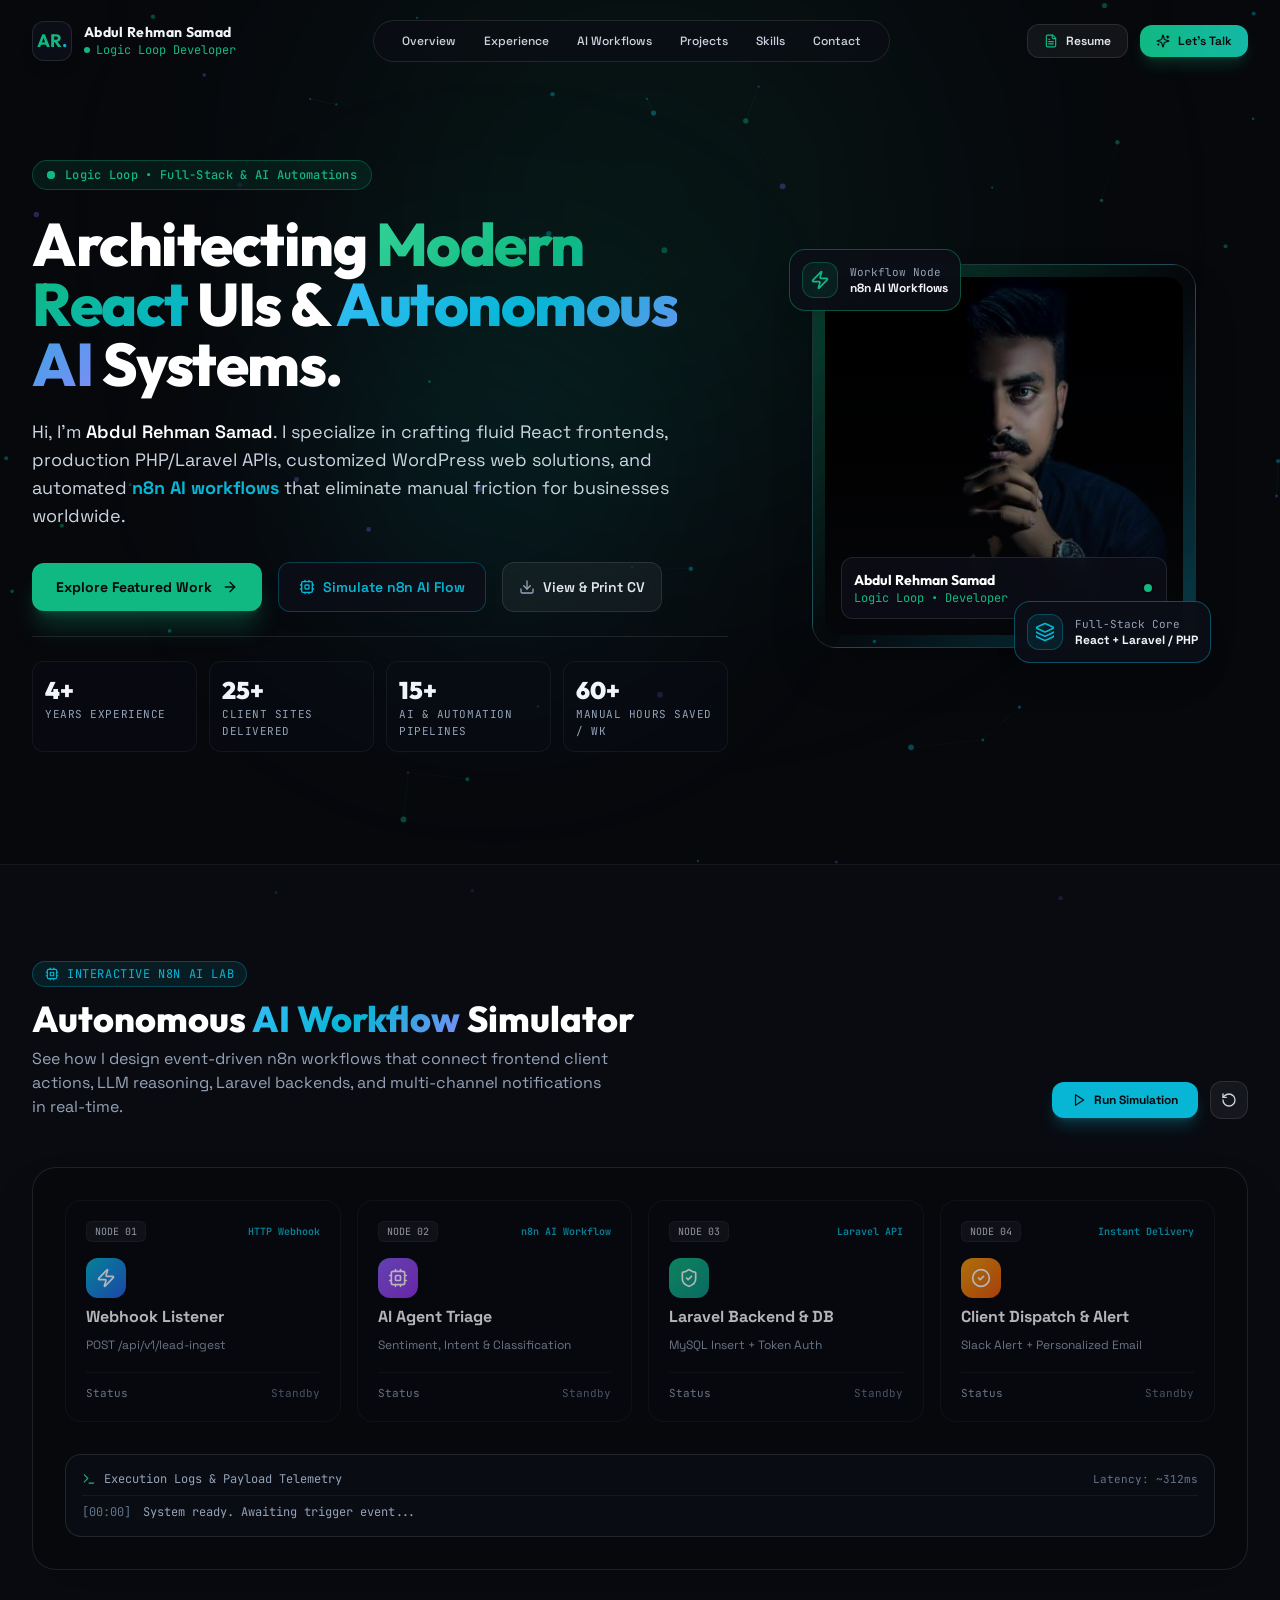
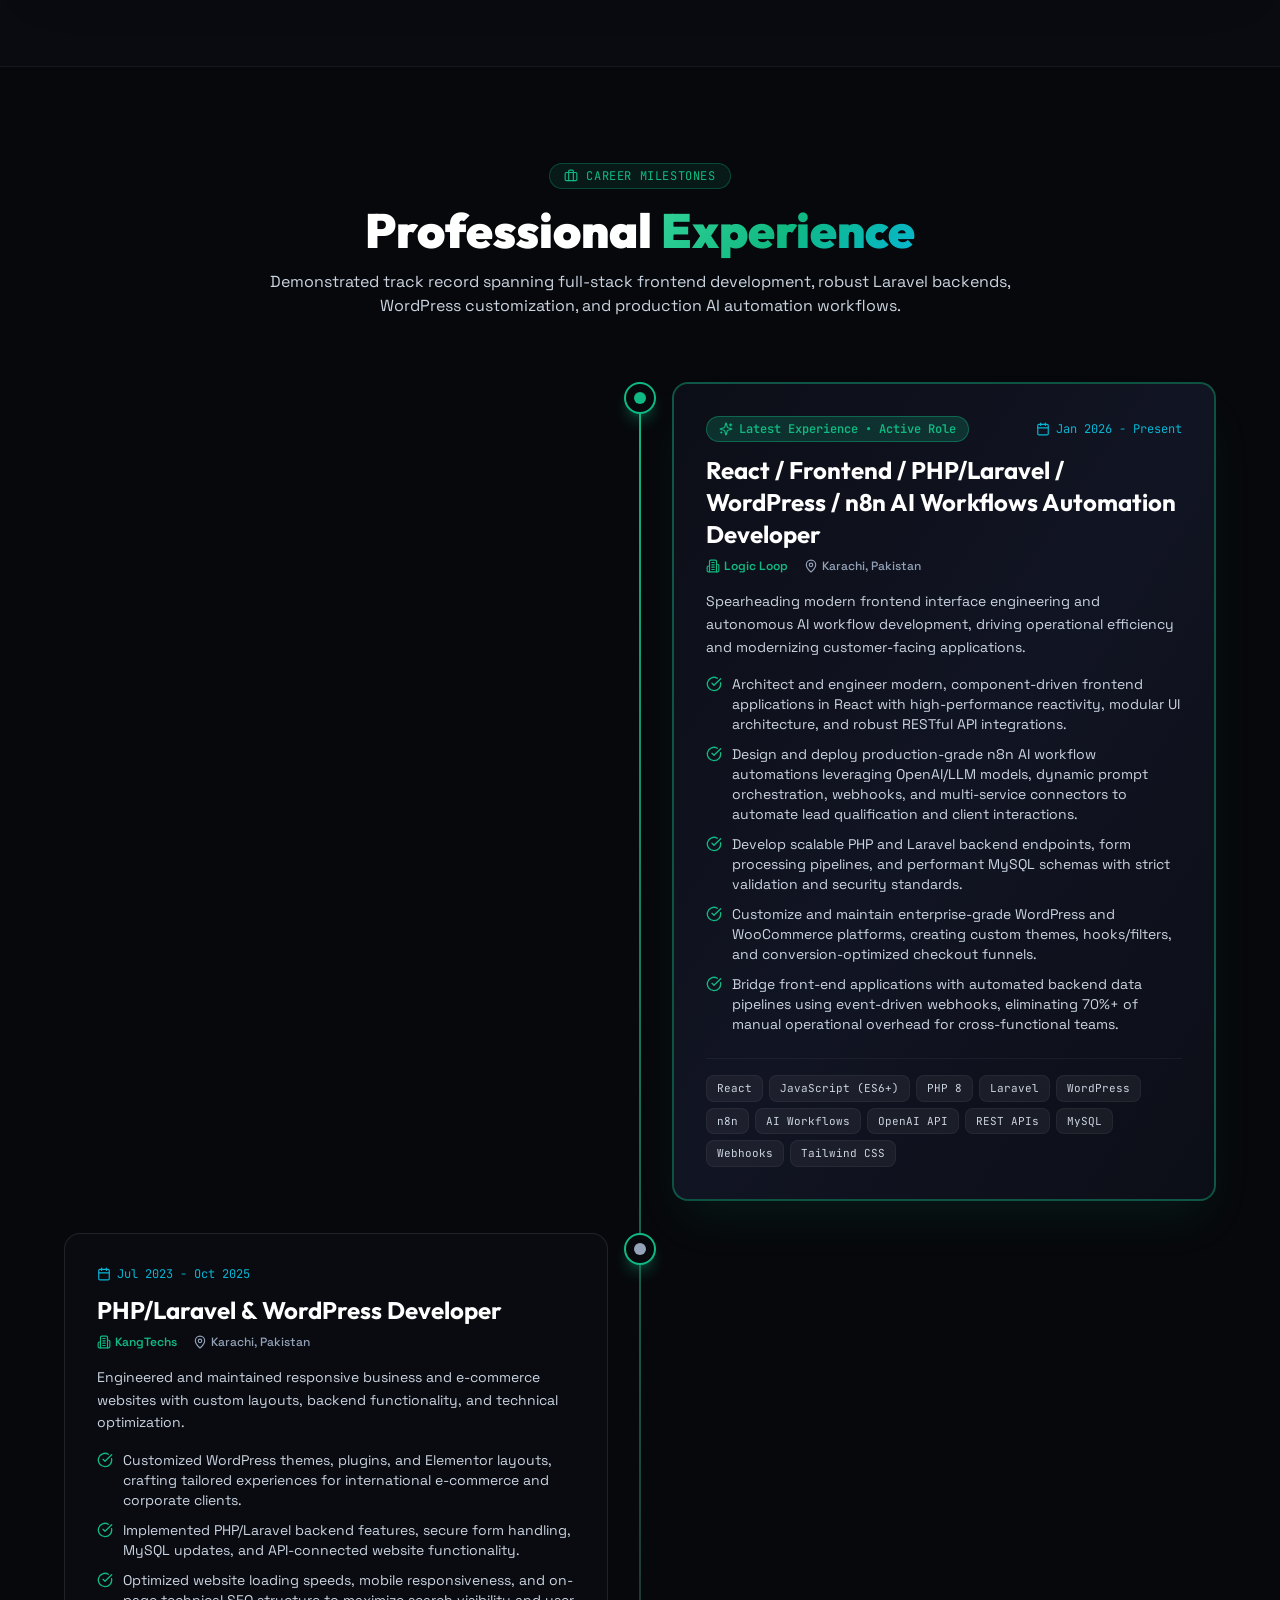
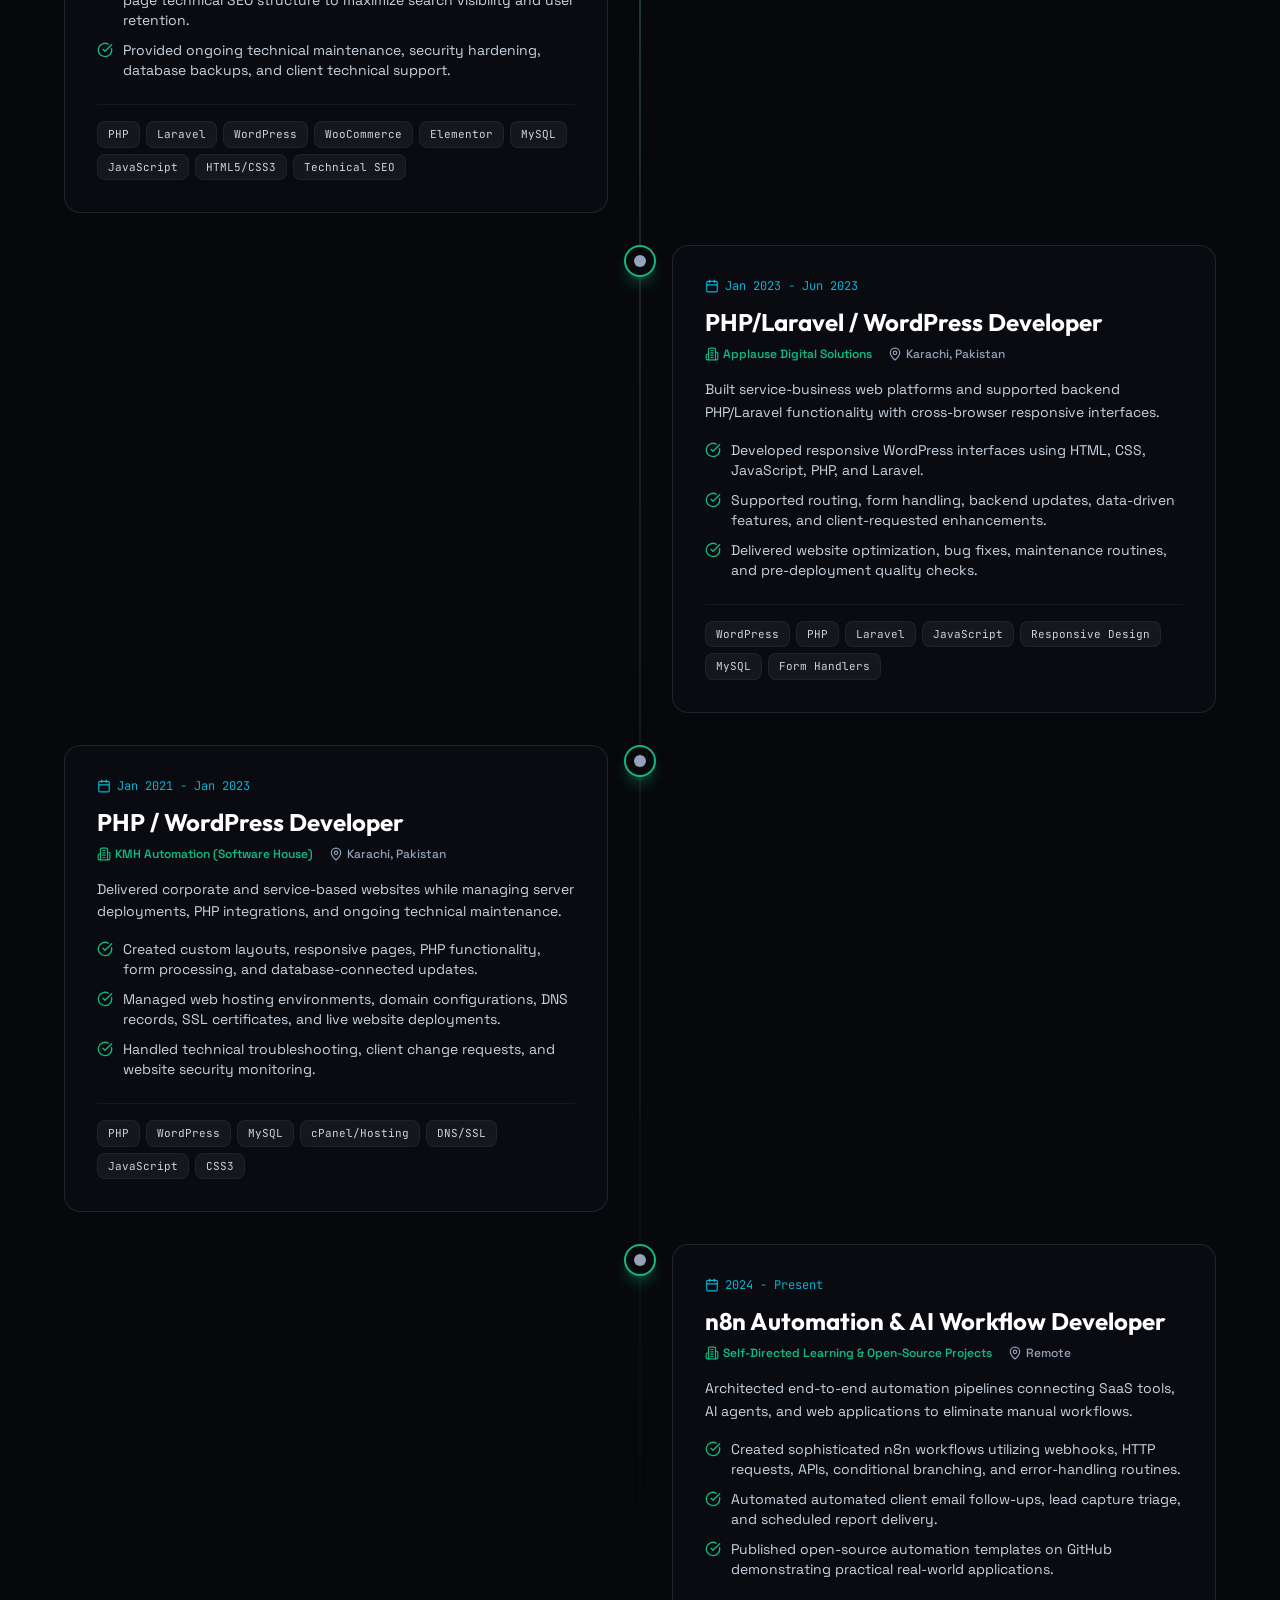
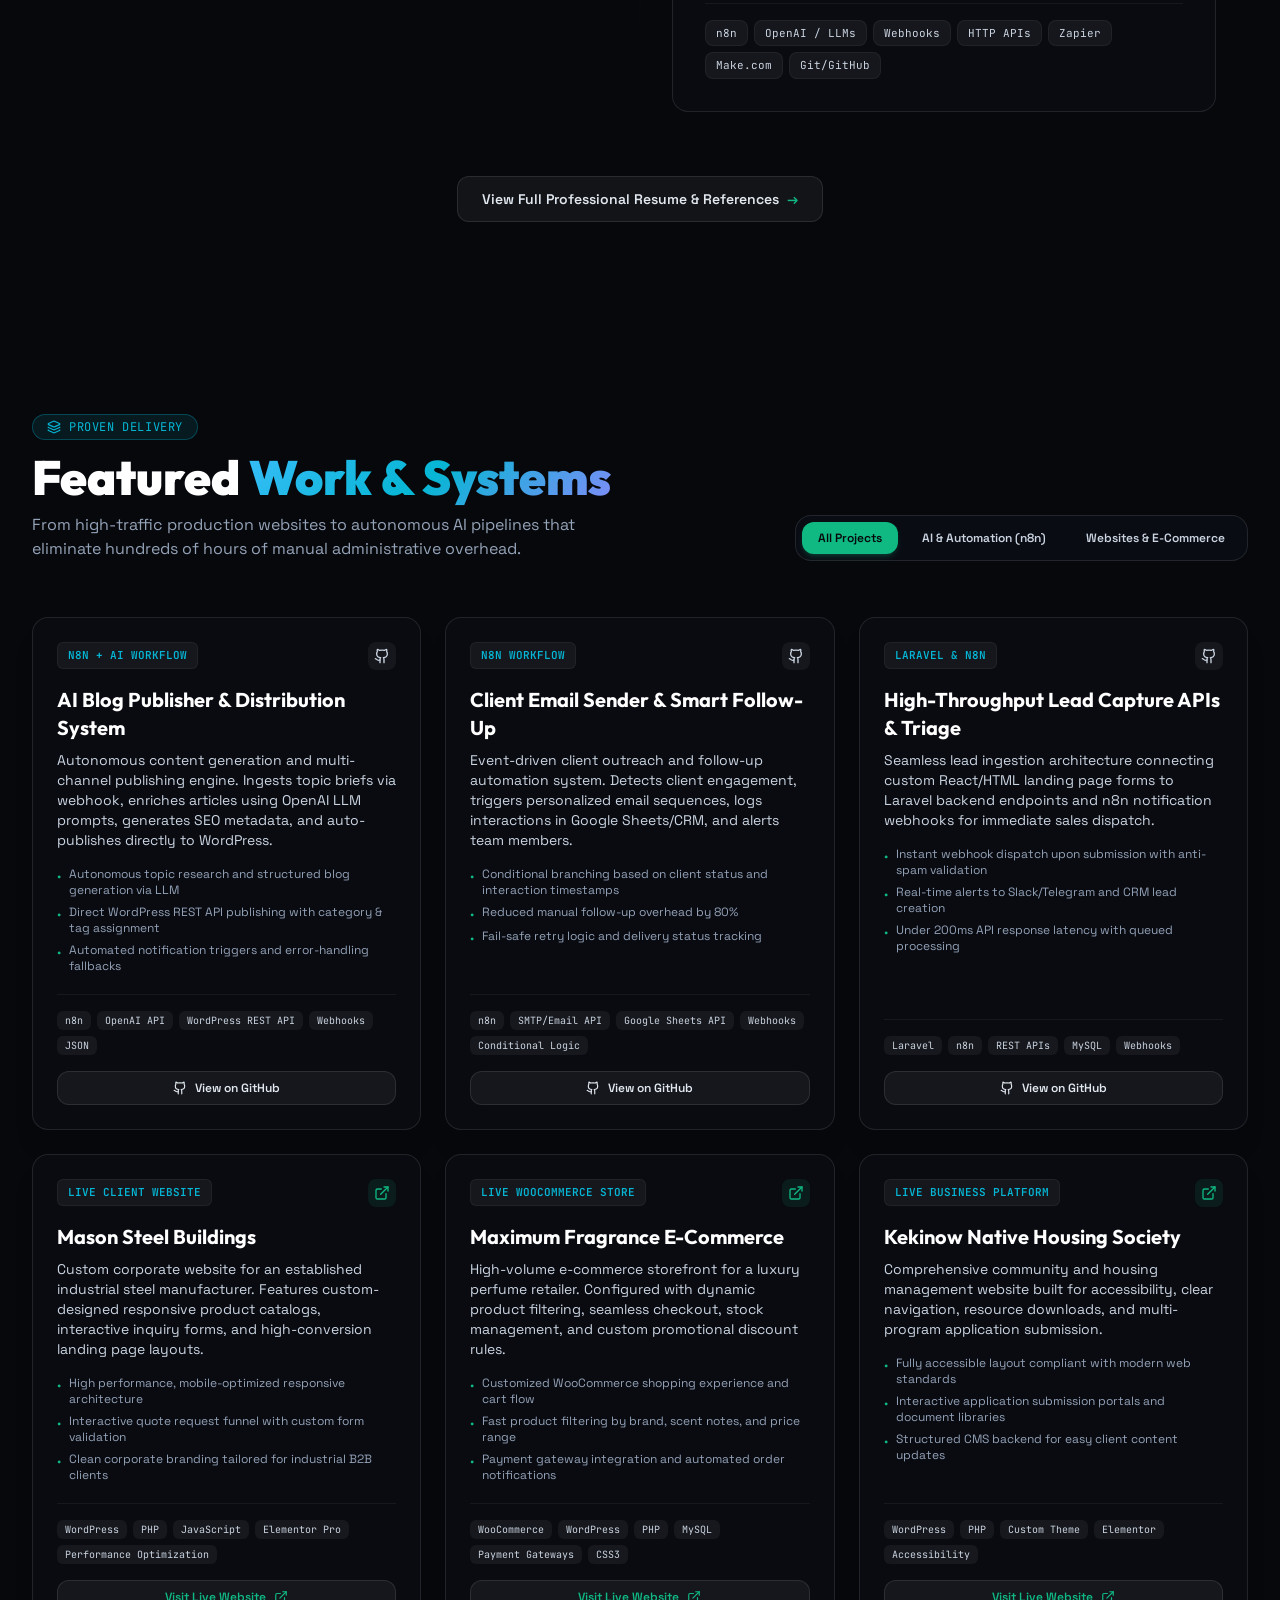
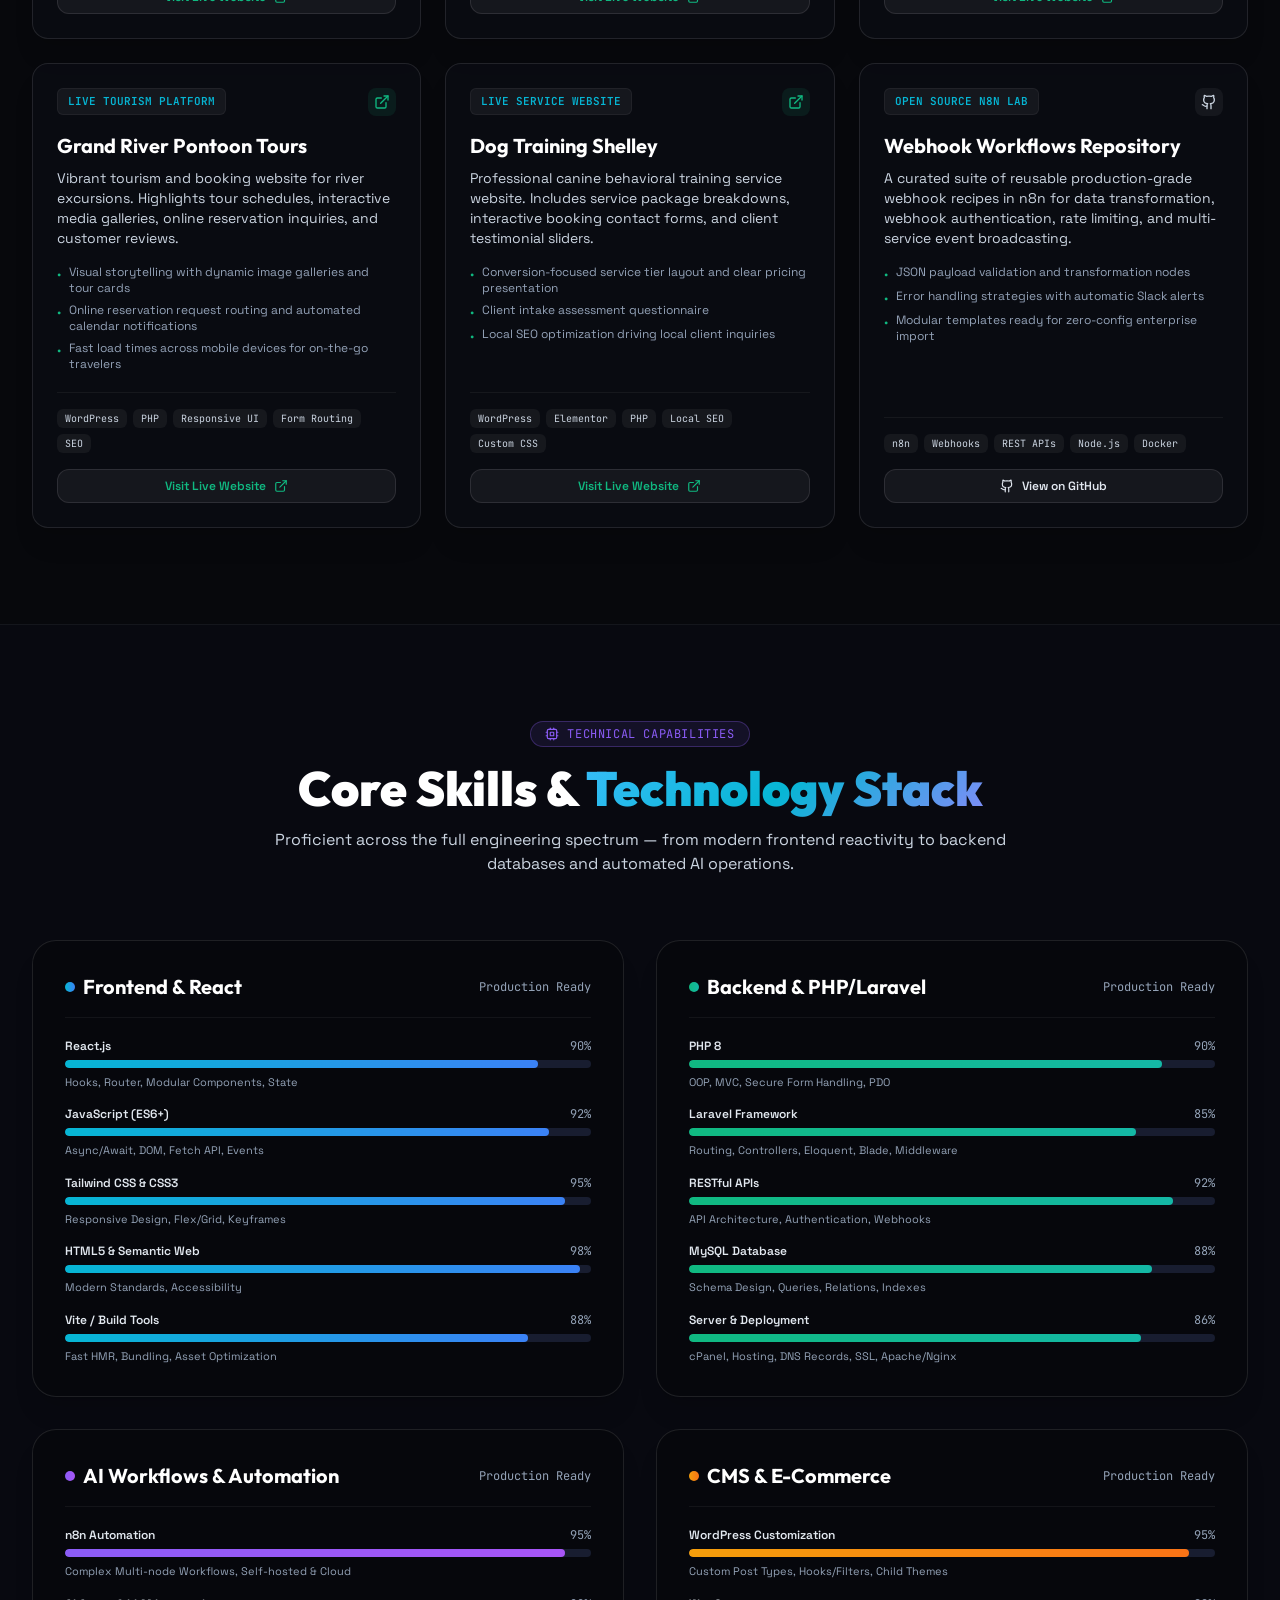
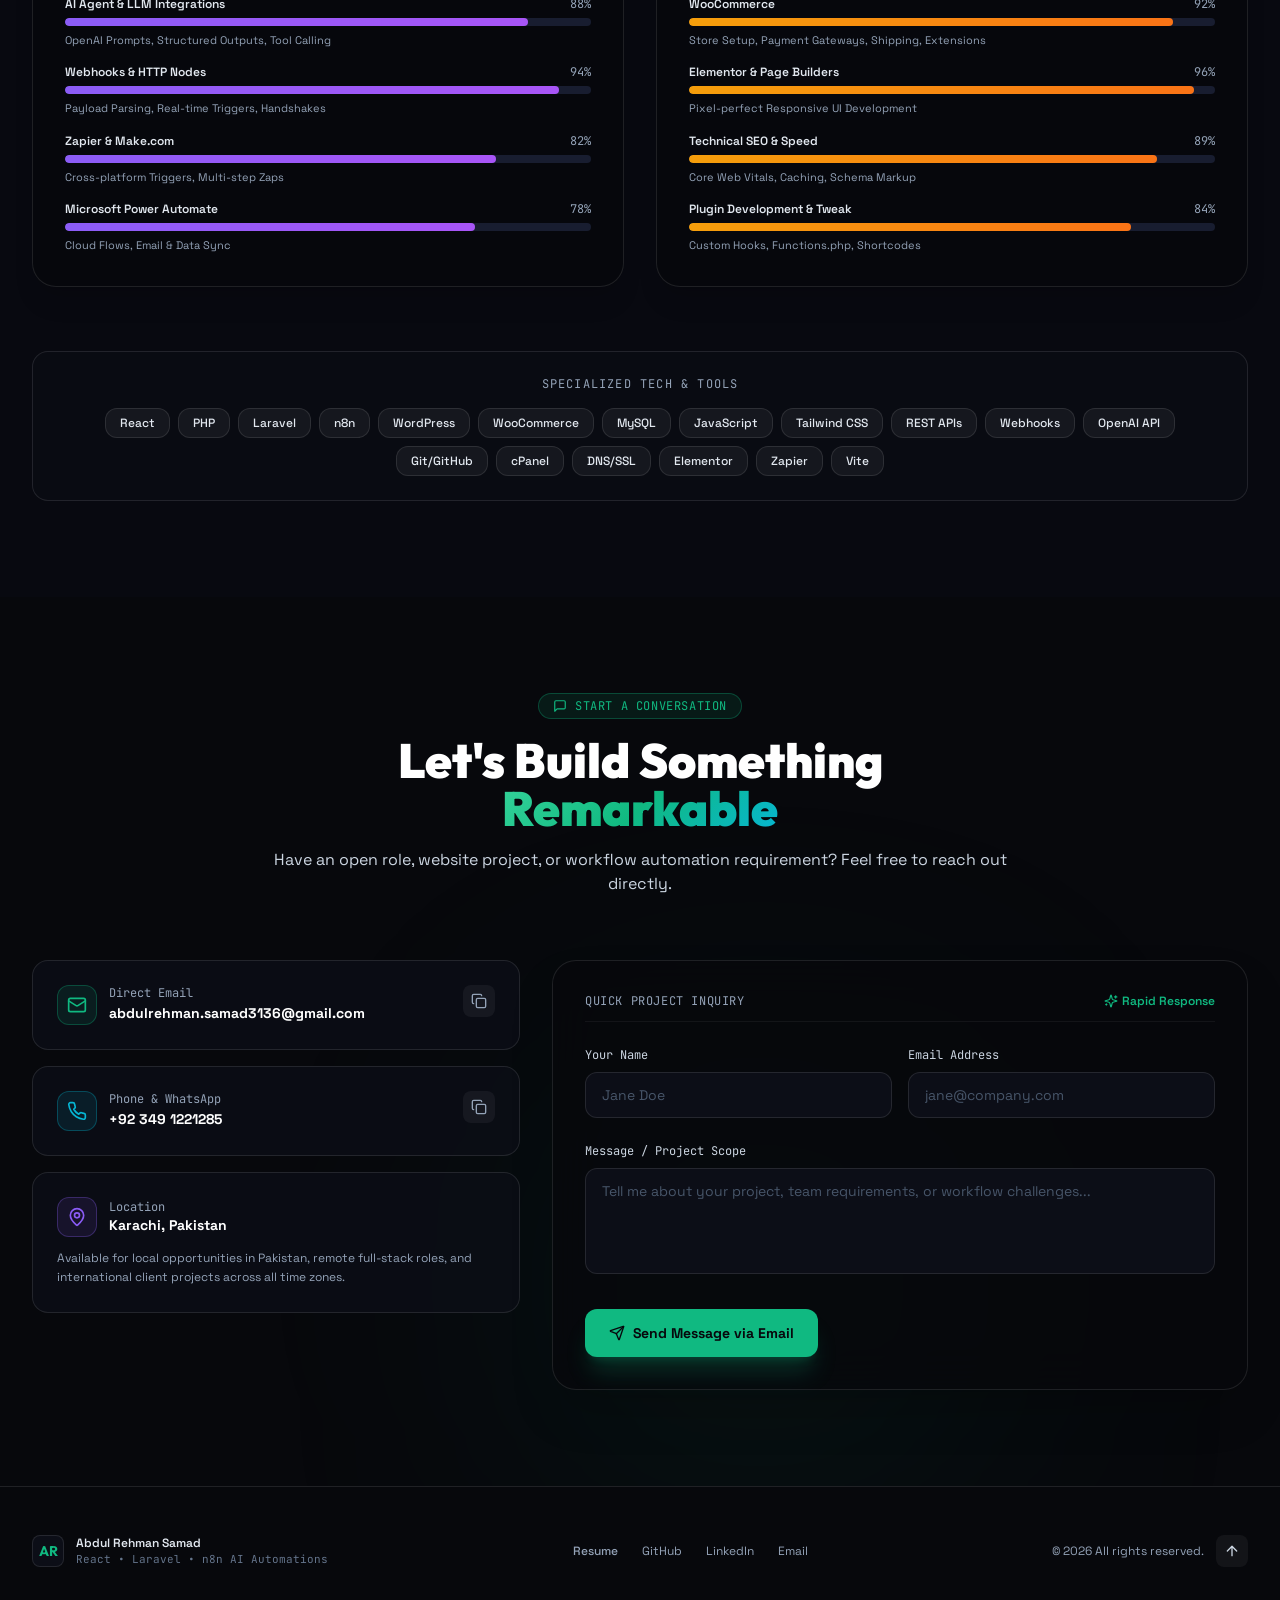
<file: index.html>
<!doctype html>
<html lang="en" class="dark scroll-smooth">
  <head>
    <meta charset="UTF-8" />
    <link rel="icon" type="image/svg+xml" href="./favicon.svg" />
    <meta name="viewport" content="width=device-width, initial-scale=1.0" />
    <meta name="description" content="Abdul Rehman Samad — React / Frontend / PHP/Laravel / WordPress / n8n AI Workflows Automation Developer. Explore featured projects, live automation workflows, and experience." />
    <meta name="keywords" content="Abdul Rehman Samad, React Developer, Frontend Developer, Laravel Developer, PHP, WordPress, n8n, AI Workflows, Automation" />
    <link rel="preconnect" href="https://fonts.googleapis.com">
    <link rel="preconnect" href="https://fonts.gstatic.com" crossorigin>
    <link href="https://fonts.googleapis.com/css2?family=JetBrains+Mono:wght@400;500;600&family=Outfit:wght@400;500;600;700;800&family=Space+Grotesk:wght@400;500;600;700&display=swap" rel="stylesheet">
    <title>Abdul Rehman Samad | Full-Stack & AI Automation Developer</title>
    <script type="module" crossorigin src="./assets/index-Ci_vwL_1.js"></script>
    <link rel="stylesheet" crossorigin href="./assets/index-CEwZ4eEB.css">
  </head>
  <body class="bg-dark-950 text-slate-100 selection:bg-brand-emerald selection:text-dark-950 min-h-screen overflow-x-hidden font-sans antialiased">
    <div id="root"></div>
  </body>
</html>
</file>
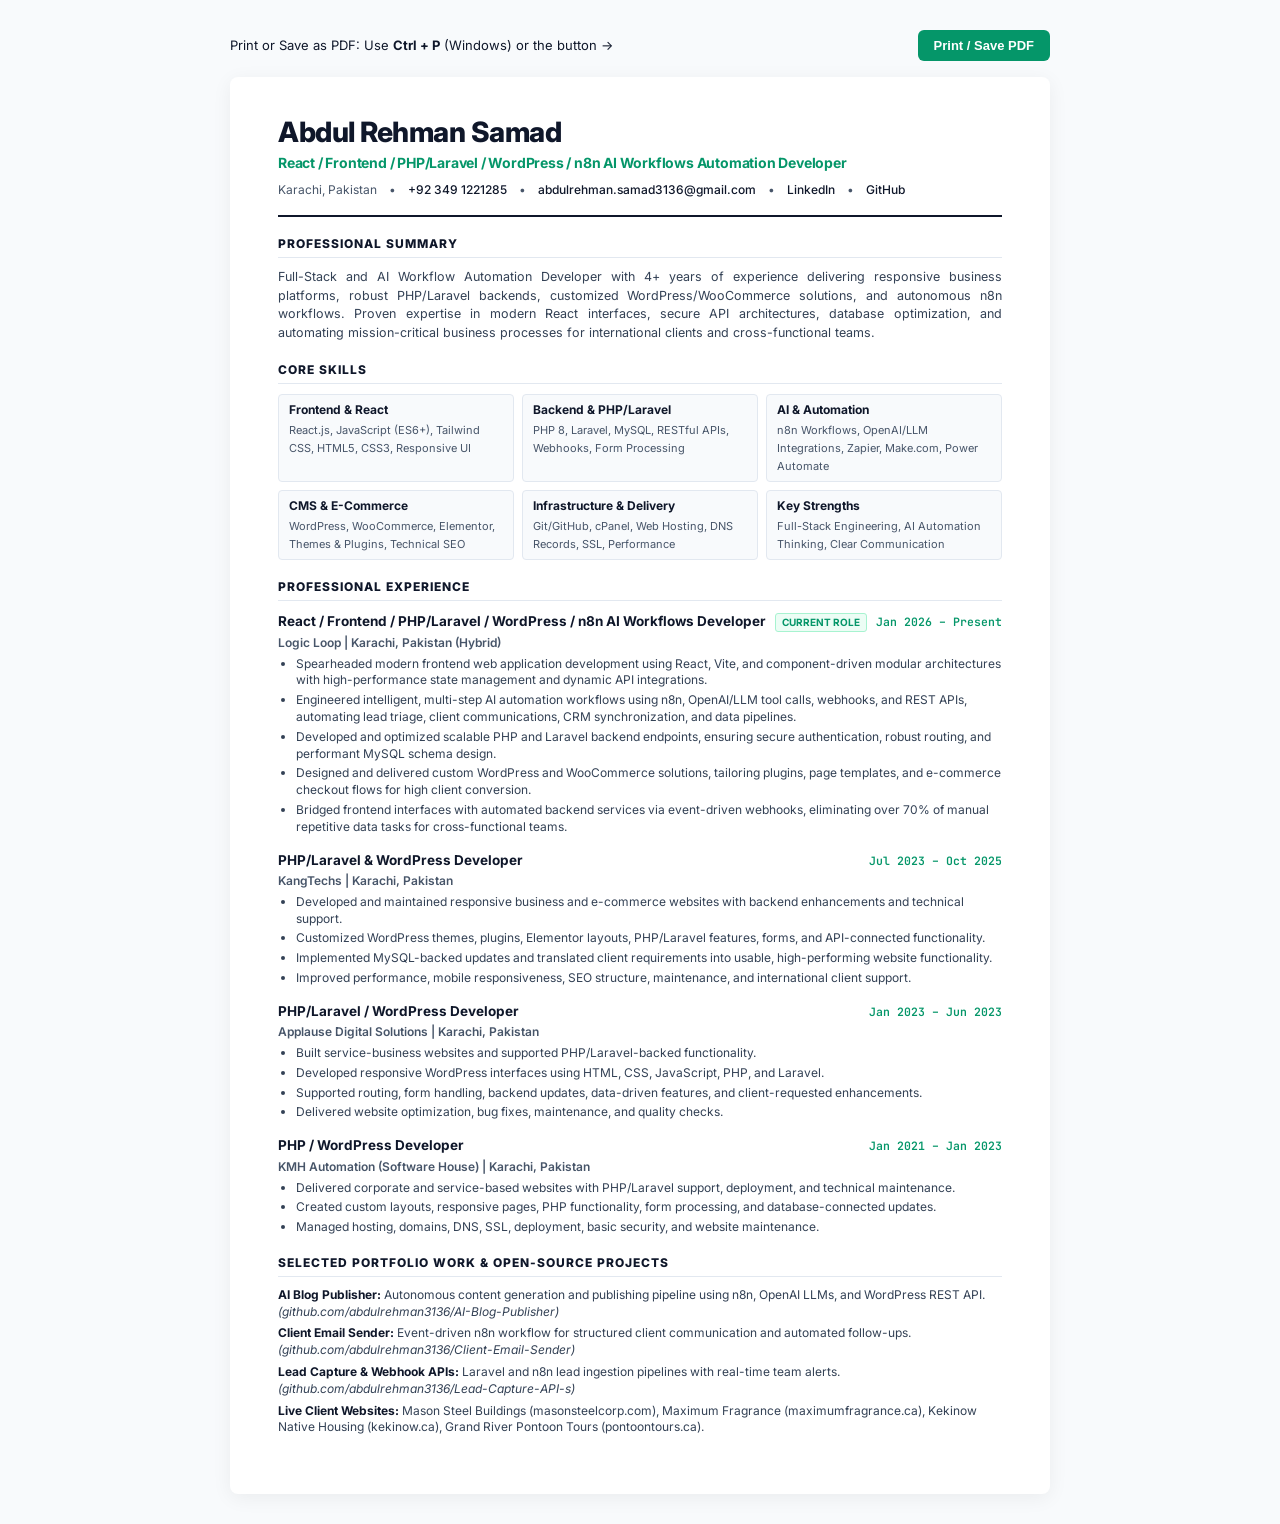
<file: resume-printable.html>
<!DOCTYPE html>
<html lang="en">
<head>
  <meta charset="UTF-8">
  <meta name="viewport" content="width=device-width, initial-scale=1.0">
  <title>Abdul Rehman Samad — Resume (Updated 2026)</title>
  <link rel="preconnect" href="https://fonts.googleapis.com">
  <link rel="preconnect" href="https://fonts.gstatic.com" crossorigin>
  <link href="https://fonts.googleapis.com/css2?family=Inter:wght@400;500;600;700;800&family=JetBrains+Mono:wght@400;500&display=swap" rel="stylesheet">
  <style>
    :root {
      --primary: #0f172a;
      --secondary: #334155;
      --accent: #059669;
      --border: #e2e8f0;
      --bg: #ffffff;
    }
    * {
      box-sizing: border-box;
      margin: 0;
      padding: 0;
    }
    body {
      font-family: 'Inter', -apple-system, BlinkMacSystemFont, 'Segoe UI', Roboto, sans-serif;
      color: var(--primary);
      background: #f8fafc;
      line-height: 1.5;
      font-size: 13.5px;
      padding: 30px 16px;
    }
    .page {
      max-width: 820px;
      margin: 0 auto;
      background: var(--bg);
      padding: 40px 48px;
      box-shadow: 0 4px 20px rgba(0,0,0,0.06);
      border-radius: 8px;
    }
    .print-bar {
      max-width: 820px;
      margin: 0 auto 16px auto;
      display: flex;
      align-items: center;
      justify-content: space-between;
      font-size: 13px;
    }
    .print-btn {
      background: #059669;
      color: white;
      border: none;
      padding: 8px 16px;
      border-radius: 6px;
      font-weight: 600;
      cursor: pointer;
      font-size: 13px;
      display: inline-flex;
      align-items: center;
      gap: 6px;
    }
    .print-btn:hover {
      background: #047857;
    }
    header {
      border-bottom: 2px solid #0f172a;
      padding-bottom: 16px;
      margin-bottom: 18px;
    }
    h1 {
      font-size: 28px;
      font-weight: 800;
      letter-spacing: -0.5px;
      color: #0f172a;
      line-height: 1.1;
    }
    .header-role {
      font-size: 14px;
      font-weight: 700;
      color: #059669;
      margin-top: 4px;
      letter-spacing: -0.2px;
    }
    .contact-info {
      margin-top: 8px;
      font-size: 12px;
      color: #475569;
      display: flex;
      flex-wrap: wrap;
      gap: 12px;
    }
    .contact-info a {
      color: #0f172a;
      text-decoration: none;
      font-weight: 500;
    }
    .contact-info a:hover {
      color: #059669;
      text-decoration: underline;
    }
    section {
      margin-bottom: 18px;
    }
    h2 {
      font-size: 12px;
      font-weight: 800;
      text-transform: uppercase;
      letter-spacing: 1px;
      color: #0f172a;
      border-bottom: 1px solid var(--border);
      padding-bottom: 4px;
      margin-bottom: 10px;
    }
    .summary-text {
      font-size: 12.5px;
      color: #334155;
      text-align: justify;
    }
    .skills-grid {
      display: grid;
      grid-template-columns: repeat(3, 1fr);
      gap: 8px;
      font-size: 12px;
    }
    .skill-card {
      background: #f8fafc;
      border: 1px solid var(--border);
      border-radius: 4px;
      padding: 6px 10px;
    }
    .skill-card strong {
      display: block;
      color: #0f172a;
      font-size: 12px;
      margin-bottom: 2px;
    }
    .skill-card span {
      color: #475569;
      font-size: 11px;
      line-height: 1.3;
    }
    .job {
      margin-bottom: 14px;
    }
    .job:last-child {
      margin-bottom: 0;
    }
    .job-header {
      display: flex;
      justify-content: space-between;
      align-items: baseline;
      margin-bottom: 2px;
    }
    .job-title {
      font-size: 13.5px;
      font-weight: 700;
      color: #0f172a;
    }
    .job-date {
      font-size: 11.5px;
      font-weight: 600;
      color: #059669;
      font-family: 'JetBrains Mono', monospace;
    }
    .job-company {
      font-size: 12px;
      font-weight: 600;
      color: #475569;
      margin-bottom: 4px;
    }
    .job-current-badge {
      display: inline-block;
      background: #ecfdf5;
      color: #059669;
      border: 1px solid #a7f3d0;
      font-size: 10px;
      padding: 1px 6px;
      border-radius: 3px;
      font-weight: 700;
      margin-left: 6px;
      vertical-align: middle;
    }
    ul {
      list-style-type: disc;
      margin-left: 18px;
      font-size: 12px;
      color: #334155;
    }
    li {
      margin-bottom: 3px;
      line-height: 1.4;
    }
    .projects-block p {
      font-size: 12px;
      color: #334155;
      margin-bottom: 5px;
      line-height: 1.4;
    }
    .projects-block strong {
      color: #0f172a;
    }
    @media print {
      body {
        background: white;
        padding: 0;
      }
      .print-bar {
        display: none;
      }
      .page {
        box-shadow: none;
        padding: 24px 30px;
        max-width: 100%;
        border-radius: 0;
      }
      a {
        text-decoration: none;
        color: #0f172a;
      }
    }
  </style>
</head>
<body>
  <div class="print-bar">
    <span>Print or Save as PDF: Use <strong>Ctrl + P</strong> (Windows) or the button &rarr;</span>
    <button class="print-btn" onclick="window.print()">Print / Save PDF</button>
  </div>

  <main class="page">
    <header>
      <h1>Abdul Rehman Samad</h1>
      <div class="header-role">React / Frontend / PHP/Laravel / WordPress / n8n AI Workflows Automation Developer</div>
      <div class="contact-info">
        <span>Karachi, Pakistan</span>
        <span>&bull;</span>
        <a href="tel:+923491221285">+92 349 1221285</a>
        <span>&bull;</span>
        <a href="mailto:abdulrehman.samad3136@gmail.com">abdulrehman.samad3136@gmail.com</a>
        <span>&bull;</span>
        <a href="https://linkedin.com/in/abdul-rehman-samad-383ba8230/" target="_blank">LinkedIn</a>
        <span>&bull;</span>
        <a href="https://github.com/abdulrehman3136" target="_blank">GitHub</a>
      </div>
    </header>

    <section>
      <h2>Professional Summary</h2>
      <p class="summary-text">
        Full-Stack and AI Workflow Automation Developer with 4+ years of experience delivering responsive business platforms, robust PHP/Laravel backends, customized WordPress/WooCommerce solutions, and autonomous n8n workflows. Proven expertise in modern React interfaces, secure API architectures, database optimization, and automating mission-critical business processes for international clients and cross-functional teams.
      </p>
    </section>

    <section>
      <h2>Core Skills</h2>
      <div class="skills-grid">
        <div class="skill-card">
          <strong>Frontend & React</strong>
          <span>React.js, JavaScript (ES6+), Tailwind CSS, HTML5, CSS3, Responsive UI</span>
        </div>
        <div class="skill-card">
          <strong>Backend & PHP/Laravel</strong>
          <span>PHP 8, Laravel, MySQL, RESTful APIs, Webhooks, Form Processing</span>
        </div>
        <div class="skill-card">
          <strong>AI & Automation</strong>
          <span>n8n Workflows, OpenAI/LLM Integrations, Zapier, Make.com, Power Automate</span>
        </div>
        <div class="skill-card">
          <strong>CMS & E-Commerce</strong>
          <span>WordPress, WooCommerce, Elementor, Themes & Plugins, Technical SEO</span>
        </div>
        <div class="skill-card">
          <strong>Infrastructure & Delivery</strong>
          <span>Git/GitHub, cPanel, Web Hosting, DNS Records, SSL, Performance</span>
        </div>
        <div class="skill-card">
          <strong>Key Strengths</strong>
          <span>Full-Stack Engineering, AI Automation Thinking, Clear Communication</span>
        </div>
      </div>
    </section>

    <section>
      <h2>Professional Experience</h2>

      <div class="job">
        <div class="job-header">
          <div class="job-title">React / Frontend / PHP/Laravel / WordPress / n8n AI Workflows Developer <span class="job-current-badge">CURRENT ROLE</span></div>
          <div class="job-date">Jan 2026 – Present</div>
        </div>
        <div class="job-company">Logic Loop | Karachi, Pakistan (Hybrid)</div>
        <ul>
          <li>Spearheaded modern frontend web application development using React, Vite, and component-driven modular architectures with high-performance state management and dynamic API integrations.</li>
          <li>Engineered intelligent, multi-step AI automation workflows using n8n, OpenAI/LLM tool calls, webhooks, and REST APIs, automating lead triage, client communications, CRM synchronization, and data pipelines.</li>
          <li>Developed and optimized scalable PHP and Laravel backend endpoints, ensuring secure authentication, robust routing, and performant MySQL schema design.</li>
          <li>Designed and delivered custom WordPress and WooCommerce solutions, tailoring plugins, page templates, and e-commerce checkout flows for high client conversion.</li>
          <li>Bridged frontend interfaces with automated backend services via event-driven webhooks, eliminating over 70% of manual repetitive data tasks for cross-functional teams.</li>
        </ul>
      </div>

      <div class="job">
        <div class="job-header">
          <div class="job-title">PHP/Laravel & WordPress Developer</div>
          <div class="job-date">Jul 2023 – Oct 2025</div>
        </div>
        <div class="job-company">KangTechs | Karachi, Pakistan</div>
        <ul>
          <li>Developed and maintained responsive business and e-commerce websites with backend enhancements and technical support.</li>
          <li>Customized WordPress themes, plugins, Elementor layouts, PHP/Laravel features, forms, and API-connected functionality.</li>
          <li>Implemented MySQL-backed updates and translated client requirements into usable, high-performing website functionality.</li>
          <li>Improved performance, mobile responsiveness, SEO structure, maintenance, and international client support.</li>
        </ul>
      </div>

      <div class="job">
        <div class="job-header">
          <div class="job-title">PHP/Laravel / WordPress Developer</div>
          <div class="job-date">Jan 2023 – Jun 2023</div>
        </div>
        <div class="job-company">Applause Digital Solutions | Karachi, Pakistan</div>
        <ul>
          <li>Built service-business websites and supported PHP/Laravel-backed functionality.</li>
          <li>Developed responsive WordPress interfaces using HTML, CSS, JavaScript, PHP, and Laravel.</li>
          <li>Supported routing, form handling, backend updates, data-driven features, and client-requested enhancements.</li>
          <li>Delivered website optimization, bug fixes, maintenance, and quality checks.</li>
        </ul>
      </div>

      <div class="job">
        <div class="job-header">
          <div class="job-title">PHP / WordPress Developer</div>
          <div class="job-date">Jan 2021 – Jan 2023</div>
        </div>
        <div class="job-company">KMH Automation (Software House) | Karachi, Pakistan</div>
        <ul>
          <li>Delivered corporate and service-based websites with PHP/Laravel support, deployment, and technical maintenance.</li>
          <li>Created custom layouts, responsive pages, PHP functionality, form processing, and database-connected updates.</li>
          <li>Managed hosting, domains, DNS, SSL, deployment, basic security, and website maintenance.</li>
        </ul>
      </div>
    </section>

    <section>
      <h2>Selected Portfolio Work & Open-Source Projects</h2>
      <div class="projects-block">
        <p><strong>AI Blog Publisher:</strong> Autonomous content generation and publishing pipeline using n8n, OpenAI LLMs, and WordPress REST API. <em>(github.com/abdulrehman3136/AI-Blog-Publisher)</em></p>
        <p><strong>Client Email Sender:</strong> Event-driven n8n workflow for structured client communication and automated follow-ups. <em>(github.com/abdulrehman3136/Client-Email-Sender)</em></p>
        <p><strong>Lead Capture & Webhook APIs:</strong> Laravel and n8n lead ingestion pipelines with real-time team alerts. <em>(github.com/abdulrehman3136/Lead-Capture-API-s)</em></p>
        <p><strong>Live Client Websites:</strong> Mason Steel Buildings (masonsteelcorp.com), Maximum Fragrance (maximumfragrance.ca), Kekinow Native Housing (kekinow.ca), Grand River Pontoon Tours (pontoontours.ca).</p>
      </div>
    </section>
  </main>
</body>
</html>
</file>
<file: assets/index-CEwZ4eEB.css>
*,:before,:after{--tw-border-spacing-x: 0;--tw-border-spacing-y: 0;--tw-translate-x: 0;--tw-translate-y: 0;--tw-rotate: 0;--tw-skew-x: 0;--tw-skew-y: 0;--tw-scale-x: 1;--tw-scale-y: 1;--tw-pan-x: ;--tw-pan-y: ;--tw-pinch-zoom: ;--tw-scroll-snap-strictness: proximity;--tw-gradient-from-position: ;--tw-gradient-via-position: ;--tw-gradient-to-position: ;--tw-ordinal: ;--tw-slashed-zero: ;--tw-numeric-figure: ;--tw-numeric-spacing: ;--tw-numeric-fraction: ;--tw-ring-inset: ;--tw-ring-offset-width: 0px;--tw-ring-offset-color: #fff;--tw-ring-color: rgb(59 130 246 / .5);--tw-ring-offset-shadow: 0 0 #0000;--tw-ring-shadow: 0 0 #0000;--tw-shadow: 0 0 #0000;--tw-shadow-colored: 0 0 #0000;--tw-blur: ;--tw-brightness: ;--tw-contrast: ;--tw-grayscale: ;--tw-hue-rotate: ;--tw-invert: ;--tw-saturate: ;--tw-sepia: ;--tw-drop-shadow: ;--tw-backdrop-blur: ;--tw-backdrop-brightness: ;--tw-backdrop-contrast: ;--tw-backdrop-grayscale: ;--tw-backdrop-hue-rotate: ;--tw-backdrop-invert: ;--tw-backdrop-opacity: ;--tw-backdrop-saturate: ;--tw-backdrop-sepia: ;--tw-contain-size: ;--tw-contain-layout: ;--tw-contain-paint: ;--tw-contain-style: }::backdrop{--tw-border-spacing-x: 0;--tw-border-spacing-y: 0;--tw-translate-x: 0;--tw-translate-y: 0;--tw-rotate: 0;--tw-skew-x: 0;--tw-skew-y: 0;--tw-scale-x: 1;--tw-scale-y: 1;--tw-pan-x: ;--tw-pan-y: ;--tw-pinch-zoom: ;--tw-scroll-snap-strictness: proximity;--tw-gradient-from-position: ;--tw-gradient-via-position: ;--tw-gradient-to-position: ;--tw-ordinal: ;--tw-slashed-zero: ;--tw-numeric-figure: ;--tw-numeric-spacing: ;--tw-numeric-fraction: ;--tw-ring-inset: ;--tw-ring-offset-width: 0px;--tw-ring-offset-color: #fff;--tw-ring-color: rgb(59 130 246 / .5);--tw-ring-offset-shadow: 0 0 #0000;--tw-ring-shadow: 0 0 #0000;--tw-shadow: 0 0 #0000;--tw-shadow-colored: 0 0 #0000;--tw-blur: ;--tw-brightness: ;--tw-contrast: ;--tw-grayscale: ;--tw-hue-rotate: ;--tw-invert: ;--tw-saturate: ;--tw-sepia: ;--tw-drop-shadow: ;--tw-backdrop-blur: ;--tw-backdrop-brightness: ;--tw-backdrop-contrast: ;--tw-backdrop-grayscale: ;--tw-backdrop-hue-rotate: ;--tw-backdrop-invert: ;--tw-backdrop-opacity: ;--tw-backdrop-saturate: ;--tw-backdrop-sepia: ;--tw-contain-size: ;--tw-contain-layout: ;--tw-contain-paint: ;--tw-contain-style: }*,:before,:after{box-sizing:border-box;border-width:0;border-style:solid;border-color:#e5e7eb}:before,:after{--tw-content: ""}html,:host{line-height:1.5;-webkit-text-size-adjust:100%;-moz-tab-size:4;-o-tab-size:4;tab-size:4;font-family:Space Grotesk,system-ui,sans-serif;font-feature-settings:normal;font-variation-settings:normal;-webkit-tap-highlight-color:transparent}body{margin:0;line-height:inherit}hr{height:0;color:inherit;border-top-width:1px}abbr:where([title]){-webkit-text-decoration:underline dotted;text-decoration:underline dotted}h1,h2,h3,h4,h5,h6{font-size:inherit;font-weight:inherit}a{color:inherit;text-decoration:inherit}b,strong{font-weight:bolder}code,kbd,samp,pre{font-family:JetBrains Mono,monospace;font-feature-settings:normal;font-variation-settings:normal;font-size:1em}small{font-size:80%}sub,sup{font-size:75%;line-height:0;position:relative;vertical-align:baseline}sub{bottom:-.25em}sup{top:-.5em}table{text-indent:0;border-color:inherit;border-collapse:collapse}button,input,optgroup,select,textarea{font-family:inherit;font-feature-settings:inherit;font-variation-settings:inherit;font-size:100%;font-weight:inherit;line-height:inherit;letter-spacing:inherit;color:inherit;margin:0;padding:0}button,select{text-transform:none}button,input:where([type=button]),input:where([type=reset]),input:where([type=submit]){-webkit-appearance:button;background-color:transparent;background-image:none}:-moz-focusring{outline:auto}:-moz-ui-invalid{box-shadow:none}progress{vertical-align:baseline}::-webkit-inner-spin-button,::-webkit-outer-spin-button{height:auto}[type=search]{-webkit-appearance:textfield;outline-offset:-2px}::-webkit-search-decoration{-webkit-appearance:none}::-webkit-file-upload-button{-webkit-appearance:button;font:inherit}summary{display:list-item}blockquote,dl,dd,h1,h2,h3,h4,h5,h6,hr,figure,p,pre{margin:0}fieldset{margin:0;padding:0}legend{padding:0}ol,ul,menu{list-style:none;margin:0;padding:0}dialog{padding:0}textarea{resize:vertical}input::-moz-placeholder,textarea::-moz-placeholder{opacity:1;color:#9ca3af}input::placeholder,textarea::placeholder{opacity:1;color:#9ca3af}button,[role=button]{cursor:pointer}:disabled{cursor:default}img,svg,video,canvas,audio,iframe,embed,object{display:block;vertical-align:middle}img,video{max-width:100%;height:auto}[hidden]:where(:not([hidden=until-found])){display:none}html{scroll-behavior:smooth}body{background-color:#07080c;color:#f1f5f9}::-webkit-scrollbar{width:8px}::-webkit-scrollbar-track{background:#0c0e17}::-webkit-scrollbar-thumb{background:#1f2538;border-radius:4px}::-webkit-scrollbar-thumb:hover{background:#10b981}.pointer-events-none{pointer-events:none}.fixed{position:fixed}.absolute{position:absolute}.relative{position:relative}.inset-0{top:0;right:0;bottom:0;left:0}.-bottom-4{bottom:-1rem}.-left-6{left:-1.5rem}.-right-4{right:-1rem}.-top-4{top:-1rem}.bottom-0{bottom:0}.bottom-4{bottom:1rem}.left-0{left:0}.left-1\/2{left:50%}.left-1\/4{left:25%}.left-4{left:1rem}.right-0{right:0}.right-1\/4{right:25%}.right-4{right:1rem}.top-0{top:0}.top-1\/3{top:33.333333%}.top-1\/4{top:25%}.z-0{z-index:0}.z-10{z-index:10}.z-20{z-index:20}.z-50{z-index:50}.mx-auto{margin-left:auto;margin-right:auto}.my-8{margin-top:2rem;margin-bottom:2rem}.mb-1{margin-bottom:.25rem}.mb-12{margin-bottom:3rem}.mb-14{margin-bottom:3.5rem}.mb-16{margin-bottom:4rem}.mb-2{margin-bottom:.5rem}.mb-3{margin-bottom:.75rem}.mb-4{margin-bottom:1rem}.mb-5{margin-bottom:1.25rem}.mb-6{margin-bottom:1.5rem}.ml-12{margin-left:3rem}.ml-2{margin-left:.5rem}.ml-4{margin-left:1rem}.mt-0\.5{margin-top:.125rem}.mt-1{margin-top:.25rem}.mt-16{margin-top:4rem}.mt-2{margin-top:.5rem}.mt-3{margin-top:.75rem}.mt-8{margin-top:2rem}.block{display:block}.flex{display:flex}.inline-flex{display:inline-flex}.grid{display:grid}.hidden{display:none}.aspect-square{aspect-ratio:1 / 1}.h-1\.5{height:.375rem}.h-10{height:2.5rem}.h-2{height:.5rem}.h-2\.5{height:.625rem}.h-3{height:.75rem}.h-3\.5{height:.875rem}.h-4{height:1rem}.h-5{height:1.25rem}.h-8{height:2rem}.h-9{height:2.25rem}.h-\[350px\]{height:350px}.h-\[400px\]{height:400px}.h-\[550px\]{height:550px}.h-full{height:100%}.max-h-36{max-height:9rem}.max-h-\[90vh\]{max-height:90vh}.min-h-screen{min-height:100vh}.w-1\.5{width:.375rem}.w-10{width:2.5rem}.w-2{width:.5rem}.w-2\.5{width:.625rem}.w-3{width:.75rem}.w-3\.5{width:.875rem}.w-4{width:1rem}.w-5{width:1.25rem}.w-72{width:18rem}.w-8{width:2rem}.w-9{width:2.25rem}.w-\[350px\]{width:350px}.w-\[400px\]{width:400px}.w-\[550px\]{width:550px}.w-full{width:100%}.max-w-2xl{max-width:42rem}.max-w-3xl{max-width:48rem}.max-w-4xl{max-width:56rem}.max-w-7xl{max-width:80rem}.max-w-xl{max-width:36rem}.shrink-0{flex-shrink:0}.-translate-x-1\/2{--tw-translate-x: -50%;transform:translate(var(--tw-translate-x),var(--tw-translate-y)) rotate(var(--tw-rotate)) skew(var(--tw-skew-x)) skewY(var(--tw-skew-y)) scaleX(var(--tw-scale-x)) scaleY(var(--tw-scale-y))}.-translate-y-1\/2{--tw-translate-y: -50%;transform:translate(var(--tw-translate-x),var(--tw-translate-y)) rotate(var(--tw-rotate)) skew(var(--tw-skew-x)) skewY(var(--tw-skew-y)) scaleX(var(--tw-scale-x)) scaleY(var(--tw-scale-y))}.scale-\[1\.02\]{--tw-scale-x: 1.02;--tw-scale-y: 1.02;transform:translate(var(--tw-translate-x),var(--tw-translate-y)) rotate(var(--tw-rotate)) skew(var(--tw-skew-x)) skewY(var(--tw-skew-y)) scaleX(var(--tw-scale-x)) scaleY(var(--tw-scale-y))}@keyframes float{0%,to{transform:translateY(0)}50%{transform:translateY(-10px)}}.animate-float{animation:float 6s ease-in-out infinite}@keyframes ping{75%,to{transform:scale(2);opacity:0}}.animate-ping{animation:ping 1s cubic-bezier(0,0,.2,1) infinite}@keyframes pulse{50%{opacity:.5}}.animate-pulse{animation:pulse 2s cubic-bezier(.4,0,.6,1) infinite}@keyframes spin{to{transform:rotate(360deg)}}.animate-spin{animation:spin 1s linear infinite}.cursor-wait{cursor:wait}.select-none{-webkit-user-select:none;-moz-user-select:none;user-select:none}.resize-none{resize:none}.resize{resize:both}.list-outside{list-style-position:outside}.list-disc{list-style-type:disc}.grid-cols-1{grid-template-columns:repeat(1,minmax(0,1fr))}.grid-cols-2{grid-template-columns:repeat(2,minmax(0,1fr))}.flex-col{flex-direction:column}.flex-wrap{flex-wrap:wrap}.items-start{align-items:flex-start}.items-center{align-items:center}.justify-center{justify-content:center}.justify-between{justify-content:space-between}.gap-1{gap:.25rem}.gap-1\.5{gap:.375rem}.gap-12{gap:3rem}.gap-2{gap:.5rem}.gap-2\.5{gap:.625rem}.gap-3{gap:.75rem}.gap-4{gap:1rem}.gap-6{gap:1.5rem}.gap-8{gap:2rem}.gap-x-4{-moz-column-gap:1rem;column-gap:1rem}.gap-y-1{row-gap:.25rem}.space-y-1>:not([hidden])~:not([hidden]){--tw-space-y-reverse: 0;margin-top:calc(.25rem * calc(1 - var(--tw-space-y-reverse)));margin-bottom:calc(.25rem * var(--tw-space-y-reverse))}.space-y-1\.5>:not([hidden])~:not([hidden]){--tw-space-y-reverse: 0;margin-top:calc(.375rem * calc(1 - var(--tw-space-y-reverse)));margin-bottom:calc(.375rem * var(--tw-space-y-reverse))}.space-y-2>:not([hidden])~:not([hidden]){--tw-space-y-reverse: 0;margin-top:calc(.5rem * calc(1 - var(--tw-space-y-reverse)));margin-bottom:calc(.5rem * var(--tw-space-y-reverse))}.space-y-2\.5>:not([hidden])~:not([hidden]){--tw-space-y-reverse: 0;margin-top:calc(.625rem * calc(1 - var(--tw-space-y-reverse)));margin-bottom:calc(.625rem * var(--tw-space-y-reverse))}.space-y-3>:not([hidden])~:not([hidden]){--tw-space-y-reverse: 0;margin-top:calc(.75rem * calc(1 - var(--tw-space-y-reverse)));margin-bottom:calc(.75rem * var(--tw-space-y-reverse))}.space-y-4>:not([hidden])~:not([hidden]){--tw-space-y-reverse: 0;margin-top:calc(1rem * calc(1 - var(--tw-space-y-reverse)));margin-bottom:calc(1rem * var(--tw-space-y-reverse))}.space-y-5>:not([hidden])~:not([hidden]){--tw-space-y-reverse: 0;margin-top:calc(1.25rem * calc(1 - var(--tw-space-y-reverse)));margin-bottom:calc(1.25rem * var(--tw-space-y-reverse))}.space-y-6>:not([hidden])~:not([hidden]){--tw-space-y-reverse: 0;margin-top:calc(1.5rem * calc(1 - var(--tw-space-y-reverse)));margin-bottom:calc(1.5rem * var(--tw-space-y-reverse))}.space-y-8>:not([hidden])~:not([hidden]){--tw-space-y-reverse: 0;margin-top:calc(2rem * calc(1 - var(--tw-space-y-reverse)));margin-bottom:calc(2rem * var(--tw-space-y-reverse))}.overflow-hidden{overflow:hidden}.overflow-y-auto{overflow-y:auto}.overflow-x-hidden{overflow-x:hidden}.scroll-smooth{scroll-behavior:smooth}.rounded{border-radius:.25rem}.rounded-2xl{border-radius:1rem}.rounded-3xl{border-radius:1.5rem}.rounded-full{border-radius:9999px}.rounded-lg{border-radius:.5rem}.rounded-md{border-radius:.375rem}.rounded-xl{border-radius:.75rem}.border{border-width:1px}.border-2{border-width:2px}.border-y{border-top-width:1px;border-bottom-width:1px}.border-b{border-bottom-width:1px}.border-l-2{border-left-width:2px}.border-t{border-top-width:1px}.border-amber-500\/50{border-color:#f59e0b80}.border-brand-cyan\/30{border-color:#06b6d44d}.border-brand-cyan\/40{border-color:#06b6d466}.border-brand-emerald{--tw-border-opacity: 1;border-color:rgb(16 185 129 / var(--tw-border-opacity, 1))}.border-brand-emerald\/30{border-color:#10b9814d}.border-brand-emerald\/40{border-color:#10b98166}.border-brand-violet\/30{border-color:#8b5cf64d}.border-cyan-500\/50{border-color:#06b6d480}.border-dark-950{--tw-border-opacity: 1;border-color:rgb(7 8 12 / var(--tw-border-opacity, 1))}.border-emerald-500\/50{border-color:#10b98180}.border-violet-500\/50{border-color:#8b5cf680}.border-white\/10{border-color:#ffffff1a}.border-white\/20{border-color:#fff3}.border-white\/5{border-color:#ffffff0d}.bg-black\/80{background-color:#000c}.bg-brand-cyan{--tw-bg-opacity: 1;background-color:rgb(6 182 212 / var(--tw-bg-opacity, 1))}.bg-brand-cyan\/10{background-color:#06b6d41a}.bg-brand-cyan\/20{background-color:#06b6d433}.bg-brand-emerald{--tw-bg-opacity: 1;background-color:rgb(16 185 129 / var(--tw-bg-opacity, 1))}.bg-brand-emerald\/10{background-color:#10b9811a}.bg-brand-emerald\/20{background-color:#10b98133}.bg-brand-violet\/10{background-color:#8b5cf61a}.bg-dark-800{--tw-bg-opacity: 1;background-color:rgb(24 29 48 / var(--tw-bg-opacity, 1))}.bg-dark-850{--tw-bg-opacity: 1;background-color:rgb(17 20 34 / var(--tw-bg-opacity, 1))}.bg-dark-900{--tw-bg-opacity: 1;background-color:rgb(12 14 23 / var(--tw-bg-opacity, 1))}.bg-dark-900\/40{background-color:#0c0e1766}.bg-dark-900\/50{background-color:#0c0e1780}.bg-dark-900\/60{background-color:#0c0e1799}.bg-dark-900\/80{background-color:#0c0e17cc}.bg-dark-900\/85{background-color:#0c0e17d9}.bg-dark-900\/90{background-color:#0c0e17e6}.bg-dark-950{--tw-bg-opacity: 1;background-color:rgb(7 8 12 / var(--tw-bg-opacity, 1))}.bg-dark-950\/80{background-color:#07080ccc}.bg-dark-950\/95{background-color:#07080cf2}.bg-slate-400{--tw-bg-opacity: 1;background-color:rgb(148 163 184 / var(--tw-bg-opacity, 1))}.bg-slate-950{--tw-bg-opacity: 1;background-color:rgb(2 6 23 / var(--tw-bg-opacity, 1))}.bg-transparent{background-color:transparent}.bg-white\/5{background-color:#ffffff0d}.bg-gradient-to-br{background-image:linear-gradient(to bottom right,var(--tw-gradient-stops))}.bg-gradient-to-r{background-image:linear-gradient(to right,var(--tw-gradient-stops))}.bg-gradient-to-t{background-image:linear-gradient(to top,var(--tw-gradient-stops))}.from-amber-500{--tw-gradient-from: #f59e0b var(--tw-gradient-from-position);--tw-gradient-to: rgb(245 158 11 / 0) var(--tw-gradient-to-position);--tw-gradient-stops: var(--tw-gradient-from), var(--tw-gradient-to)}.from-brand-emerald{--tw-gradient-from: #10b981 var(--tw-gradient-from-position);--tw-gradient-to: rgb(16 185 129 / 0) var(--tw-gradient-to-position);--tw-gradient-stops: var(--tw-gradient-from), var(--tw-gradient-to)}.from-brand-emerald\/30{--tw-gradient-from: rgb(16 185 129 / .3) var(--tw-gradient-from-position);--tw-gradient-to: rgb(16 185 129 / 0) var(--tw-gradient-to-position);--tw-gradient-stops: var(--tw-gradient-from), var(--tw-gradient-to)}.from-cyan-500{--tw-gradient-from: #06b6d4 var(--tw-gradient-from-position);--tw-gradient-to: rgb(6 182 212 / 0) var(--tw-gradient-to-position);--tw-gradient-stops: var(--tw-gradient-from), var(--tw-gradient-to)}.from-dark-900{--tw-gradient-from: #0c0e17 var(--tw-gradient-from-position);--tw-gradient-to: rgb(12 14 23 / 0) var(--tw-gradient-to-position);--tw-gradient-stops: var(--tw-gradient-from), var(--tw-gradient-to)}.from-dark-950{--tw-gradient-from: #07080c var(--tw-gradient-from-position);--tw-gradient-to: rgb(7 8 12 / 0) var(--tw-gradient-to-position);--tw-gradient-stops: var(--tw-gradient-from), var(--tw-gradient-to)}.from-emerald-500{--tw-gradient-from: #10b981 var(--tw-gradient-from-position);--tw-gradient-to: rgb(16 185 129 / 0) var(--tw-gradient-to-position);--tw-gradient-stops: var(--tw-gradient-from), var(--tw-gradient-to)}.from-violet-500{--tw-gradient-from: #8b5cf6 var(--tw-gradient-from-position);--tw-gradient-to: rgb(139 92 246 / 0) var(--tw-gradient-to-position);--tw-gradient-stops: var(--tw-gradient-from), var(--tw-gradient-to)}.via-dark-850{--tw-gradient-to: rgb(17 20 34 / 0) var(--tw-gradient-to-position);--tw-gradient-stops: var(--tw-gradient-from), #111422 var(--tw-gradient-via-position), var(--tw-gradient-to)}.via-dark-950\/20{--tw-gradient-to: rgb(7 8 12 / 0) var(--tw-gradient-to-position);--tw-gradient-stops: var(--tw-gradient-from), rgb(7 8 12 / .2) var(--tw-gradient-via-position), var(--tw-gradient-to)}.via-transparent{--tw-gradient-to: rgb(0 0 0 / 0) var(--tw-gradient-to-position);--tw-gradient-stops: var(--tw-gradient-from), transparent var(--tw-gradient-via-position), var(--tw-gradient-to)}.to-blue-500{--tw-gradient-to: #3b82f6 var(--tw-gradient-to-position)}.to-blue-600{--tw-gradient-to: #2563eb var(--tw-gradient-to-position)}.to-brand-cyan\/30{--tw-gradient-to: rgb(6 182 212 / .3) var(--tw-gradient-to-position)}.to-dark-900{--tw-gradient-to: #0c0e17 var(--tw-gradient-to-position)}.to-orange-500{--tw-gradient-to: #f97316 var(--tw-gradient-to-position)}.to-orange-600{--tw-gradient-to: #ea580c var(--tw-gradient-to-position)}.to-purple-500{--tw-gradient-to: #a855f7 var(--tw-gradient-to-position)}.to-purple-600{--tw-gradient-to: #9333ea var(--tw-gradient-to-position)}.to-teal-500{--tw-gradient-to: #14b8a6 var(--tw-gradient-to-position)}.to-teal-600{--tw-gradient-to: #0d9488 var(--tw-gradient-to-position)}.to-transparent{--tw-gradient-to: transparent var(--tw-gradient-to-position)}.object-cover{-o-object-fit:cover;object-fit:cover}.object-center{-o-object-position:center;object-position:center}.p-1\.5{padding:.375rem}.p-2{padding:.5rem}.p-2\.5{padding:.625rem}.p-3{padding:.75rem}.p-4{padding:1rem}.p-5{padding:1.25rem}.p-6{padding:1.5rem}.p-8{padding:2rem}.px-2{padding-left:.5rem;padding-right:.5rem}.px-2\.5{padding-left:.625rem;padding-right:.625rem}.px-3{padding-left:.75rem;padding-right:.75rem}.px-3\.5{padding-left:.875rem;padding-right:.875rem}.px-4{padding-left:1rem;padding-right:1rem}.px-5{padding-left:1.25rem;padding-right:1.25rem}.px-6{padding-left:1.5rem;padding-right:1.5rem}.py-0\.5{padding-top:.125rem;padding-bottom:.125rem}.py-1{padding-top:.25rem;padding-bottom:.25rem}.py-1\.5{padding-top:.375rem;padding-bottom:.375rem}.py-12{padding-top:3rem;padding-bottom:3rem}.py-2{padding-top:.5rem;padding-bottom:.5rem}.py-2\.5{padding-top:.625rem;padding-bottom:.625rem}.py-24{padding-top:6rem;padding-bottom:6rem}.py-3{padding-top:.75rem;padding-bottom:.75rem}.py-3\.5{padding-top:.875rem;padding-bottom:.875rem}.py-4{padding-top:1rem;padding-bottom:1rem}.py-5{padding-top:1.25rem;padding-bottom:1.25rem}.pb-2{padding-bottom:.5rem}.pb-20{padding-bottom:5rem}.pb-3{padding-bottom:.75rem}.pb-4{padding-bottom:1rem}.pb-6{padding-bottom:1.5rem}.pl-4{padding-left:1rem}.pr-2{padding-right:.5rem}.pt-1{padding-top:.25rem}.pt-2{padding-top:.5rem}.pt-3{padding-top:.75rem}.pt-32{padding-top:8rem}.pt-4{padding-top:1rem}.pt-6{padding-top:1.5rem}.text-center{text-align:center}.font-display{font-family:Outfit,Space Grotesk,sans-serif}.font-mono{font-family:JetBrains Mono,monospace}.font-sans{font-family:Space Grotesk,system-ui,sans-serif}.text-2xl{font-size:1.5rem;line-height:2rem}.text-3xl{font-size:1.875rem;line-height:2.25rem}.text-4xl{font-size:2.25rem;line-height:2.5rem}.text-\[10px\]{font-size:10px}.text-\[11px\]{font-size:11px}.text-base{font-size:1rem;line-height:1.5rem}.text-lg{font-size:1.125rem;line-height:1.75rem}.text-sm{font-size:.875rem;line-height:1.25rem}.text-xl{font-size:1.25rem;line-height:1.75rem}.text-xs{font-size:.75rem;line-height:1rem}.font-black{font-weight:900}.font-bold{font-weight:700}.font-extrabold{font-weight:800}.font-medium{font-weight:500}.font-semibold{font-weight:600}.uppercase{text-transform:uppercase}.leading-\[1\.1\]{line-height:1.1}.leading-relaxed{line-height:1.625}.leading-snug{line-height:1.375}.leading-tight{line-height:1.25}.tracking-tight{letter-spacing:-.025em}.tracking-wide{letter-spacing:.025em}.tracking-wider{letter-spacing:.05em}.tracking-widest{letter-spacing:.1em}.text-brand-cyan{--tw-text-opacity: 1;color:rgb(6 182 212 / var(--tw-text-opacity, 1))}.text-brand-emerald{--tw-text-opacity: 1;color:rgb(16 185 129 / var(--tw-text-opacity, 1))}.text-brand-violet{--tw-text-opacity: 1;color:rgb(139 92 246 / var(--tw-text-opacity, 1))}.text-dark-950{--tw-text-opacity: 1;color:rgb(7 8 12 / var(--tw-text-opacity, 1))}.text-slate-100{--tw-text-opacity: 1;color:rgb(241 245 249 / var(--tw-text-opacity, 1))}.text-slate-200{--tw-text-opacity: 1;color:rgb(226 232 240 / var(--tw-text-opacity, 1))}.text-slate-300{--tw-text-opacity: 1;color:rgb(203 213 225 / var(--tw-text-opacity, 1))}.text-slate-400{--tw-text-opacity: 1;color:rgb(148 163 184 / var(--tw-text-opacity, 1))}.text-slate-500{--tw-text-opacity: 1;color:rgb(100 116 139 / var(--tw-text-opacity, 1))}.text-white{--tw-text-opacity: 1;color:rgb(255 255 255 / var(--tw-text-opacity, 1))}.antialiased{-webkit-font-smoothing:antialiased;-moz-osx-font-smoothing:grayscale}.opacity-70{opacity:.7}.opacity-75{opacity:.75}.opacity-80{opacity:.8}.shadow-2xl{--tw-shadow: 0 25px 50px -12px rgb(0 0 0 / .25);--tw-shadow-colored: 0 25px 50px -12px var(--tw-shadow-color);box-shadow:var(--tw-ring-offset-shadow, 0 0 #0000),var(--tw-ring-shadow, 0 0 #0000),var(--tw-shadow)}.shadow-lg{--tw-shadow: 0 10px 15px -3px rgb(0 0 0 / .1), 0 4px 6px -4px rgb(0 0 0 / .1);--tw-shadow-colored: 0 10px 15px -3px var(--tw-shadow-color), 0 4px 6px -4px var(--tw-shadow-color);box-shadow:var(--tw-ring-offset-shadow, 0 0 #0000),var(--tw-ring-shadow, 0 0 #0000),var(--tw-shadow)}.shadow-md{--tw-shadow: 0 4px 6px -1px rgb(0 0 0 / .1), 0 2px 4px -2px rgb(0 0 0 / .1);--tw-shadow-colored: 0 4px 6px -1px var(--tw-shadow-color), 0 2px 4px -2px var(--tw-shadow-color);box-shadow:var(--tw-ring-offset-shadow, 0 0 #0000),var(--tw-ring-shadow, 0 0 #0000),var(--tw-shadow)}.shadow-xl{--tw-shadow: 0 20px 25px -5px rgb(0 0 0 / .1), 0 8px 10px -6px rgb(0 0 0 / .1);--tw-shadow-colored: 0 20px 25px -5px var(--tw-shadow-color), 0 8px 10px -6px var(--tw-shadow-color);box-shadow:var(--tw-ring-offset-shadow, 0 0 #0000),var(--tw-ring-shadow, 0 0 #0000),var(--tw-shadow)}.shadow-black\/40{--tw-shadow-color: rgb(0 0 0 / .4);--tw-shadow: var(--tw-shadow-colored)}.shadow-brand-cyan\/25{--tw-shadow-color: rgb(6 182 212 / .25);--tw-shadow: var(--tw-shadow-colored)}.shadow-brand-emerald\/10{--tw-shadow-color: rgb(16 185 129 / .1);--tw-shadow: var(--tw-shadow-colored)}.shadow-brand-emerald\/20{--tw-shadow-color: rgb(16 185 129 / .2);--tw-shadow: var(--tw-shadow-colored)}.shadow-brand-emerald\/25{--tw-shadow-color: rgb(16 185 129 / .25);--tw-shadow: var(--tw-shadow-colored)}.shadow-brand-emerald\/30{--tw-shadow-color: rgb(16 185 129 / .3);--tw-shadow: var(--tw-shadow-colored)}.ring-2{--tw-ring-offset-shadow: var(--tw-ring-inset) 0 0 0 var(--tw-ring-offset-width) var(--tw-ring-offset-color);--tw-ring-shadow: var(--tw-ring-inset) 0 0 0 calc(2px + var(--tw-ring-offset-width)) var(--tw-ring-color);box-shadow:var(--tw-ring-offset-shadow),var(--tw-ring-shadow),var(--tw-shadow, 0 0 #0000)}.ring-brand-cyan\/40{--tw-ring-color: rgb(6 182 212 / .4)}.blur-\[120px\]{--tw-blur: blur(120px);filter:var(--tw-blur) var(--tw-brightness) var(--tw-contrast) var(--tw-grayscale) var(--tw-hue-rotate) var(--tw-invert) var(--tw-saturate) var(--tw-sepia) var(--tw-drop-shadow)}.blur-\[140px\]{--tw-blur: blur(140px);filter:var(--tw-blur) var(--tw-brightness) var(--tw-contrast) var(--tw-grayscale) var(--tw-hue-rotate) var(--tw-invert) var(--tw-saturate) var(--tw-sepia) var(--tw-drop-shadow)}.contrast-\[1\.05\]{--tw-contrast: contrast(1.05);filter:var(--tw-blur) var(--tw-brightness) var(--tw-contrast) var(--tw-grayscale) var(--tw-hue-rotate) var(--tw-invert) var(--tw-saturate) var(--tw-sepia) var(--tw-drop-shadow)}.saturate-\[1\.1\]{--tw-saturate: saturate(1.1);filter:var(--tw-blur) var(--tw-brightness) var(--tw-contrast) var(--tw-grayscale) var(--tw-hue-rotate) var(--tw-invert) var(--tw-saturate) var(--tw-sepia) var(--tw-drop-shadow)}.filter{filter:var(--tw-blur) var(--tw-brightness) var(--tw-contrast) var(--tw-grayscale) var(--tw-hue-rotate) var(--tw-invert) var(--tw-saturate) var(--tw-sepia) var(--tw-drop-shadow)}.backdrop-blur-2xl{--tw-backdrop-blur: blur(40px);-webkit-backdrop-filter:var(--tw-backdrop-blur) var(--tw-backdrop-brightness) var(--tw-backdrop-contrast) var(--tw-backdrop-grayscale) var(--tw-backdrop-hue-rotate) var(--tw-backdrop-invert) var(--tw-backdrop-opacity) var(--tw-backdrop-saturate) var(--tw-backdrop-sepia);backdrop-filter:var(--tw-backdrop-blur) var(--tw-backdrop-brightness) var(--tw-backdrop-contrast) var(--tw-backdrop-grayscale) var(--tw-backdrop-hue-rotate) var(--tw-backdrop-invert) var(--tw-backdrop-opacity) var(--tw-backdrop-saturate) var(--tw-backdrop-sepia)}.backdrop-blur-md{--tw-backdrop-blur: blur(12px);-webkit-backdrop-filter:var(--tw-backdrop-blur) var(--tw-backdrop-brightness) var(--tw-backdrop-contrast) var(--tw-backdrop-grayscale) var(--tw-backdrop-hue-rotate) var(--tw-backdrop-invert) var(--tw-backdrop-opacity) var(--tw-backdrop-saturate) var(--tw-backdrop-sepia);backdrop-filter:var(--tw-backdrop-blur) var(--tw-backdrop-brightness) var(--tw-backdrop-contrast) var(--tw-backdrop-grayscale) var(--tw-backdrop-hue-rotate) var(--tw-backdrop-invert) var(--tw-backdrop-opacity) var(--tw-backdrop-saturate) var(--tw-backdrop-sepia)}.backdrop-blur-xl{--tw-backdrop-blur: blur(24px);-webkit-backdrop-filter:var(--tw-backdrop-blur) var(--tw-backdrop-brightness) var(--tw-backdrop-contrast) var(--tw-backdrop-grayscale) var(--tw-backdrop-hue-rotate) var(--tw-backdrop-invert) var(--tw-backdrop-opacity) var(--tw-backdrop-saturate) var(--tw-backdrop-sepia);backdrop-filter:var(--tw-backdrop-blur) var(--tw-backdrop-brightness) var(--tw-backdrop-contrast) var(--tw-backdrop-grayscale) var(--tw-backdrop-hue-rotate) var(--tw-backdrop-invert) var(--tw-backdrop-opacity) var(--tw-backdrop-saturate) var(--tw-backdrop-sepia)}.transition-all{transition-property:all;transition-timing-function:cubic-bezier(.4,0,.2,1);transition-duration:.15s}.transition-colors{transition-property:color,background-color,border-color,text-decoration-color,fill,stroke;transition-timing-function:cubic-bezier(.4,0,.2,1);transition-duration:.15s}.transition-transform{transition-property:transform;transition-timing-function:cubic-bezier(.4,0,.2,1);transition-duration:.15s}.duration-200{transition-duration:.2s}.duration-300{transition-duration:.3s}.duration-500{transition-duration:.5s}.duration-700{transition-duration:.7s}.text-gradient-emerald{background:linear-gradient(135deg,#34d399,#10b981,#06b6d4);-webkit-background-clip:text;-webkit-text-fill-color:transparent}.text-gradient-cyan{background:linear-gradient(135deg,#38bdf8,#06b6d4,#818cf8);-webkit-background-clip:text;-webkit-text-fill-color:transparent}@keyframes pulseBorder{0%,to{border-color:#10b9814d}50%{border-color:#06b6d499}}.pulse-border{animation:pulseBorder 3s infinite ease-in-out}.selection\:bg-brand-emerald *::-moz-selection{--tw-bg-opacity: 1;background-color:rgb(16 185 129 / var(--tw-bg-opacity, 1))}.selection\:bg-brand-emerald *::selection{--tw-bg-opacity: 1;background-color:rgb(16 185 129 / var(--tw-bg-opacity, 1))}.selection\:text-dark-950 *::-moz-selection{--tw-text-opacity: 1;color:rgb(7 8 12 / var(--tw-text-opacity, 1))}.selection\:text-dark-950 *::selection{--tw-text-opacity: 1;color:rgb(7 8 12 / var(--tw-text-opacity, 1))}.selection\:bg-brand-emerald::-moz-selection{--tw-bg-opacity: 1;background-color:rgb(16 185 129 / var(--tw-bg-opacity, 1))}.selection\:bg-brand-emerald::selection{--tw-bg-opacity: 1;background-color:rgb(16 185 129 / var(--tw-bg-opacity, 1))}.selection\:text-dark-950::-moz-selection{--tw-text-opacity: 1;color:rgb(7 8 12 / var(--tw-text-opacity, 1))}.selection\:text-dark-950::selection{--tw-text-opacity: 1;color:rgb(7 8 12 / var(--tw-text-opacity, 1))}.placeholder\:text-slate-600::-moz-placeholder{--tw-text-opacity: 1;color:rgb(71 85 105 / var(--tw-text-opacity, 1))}.placeholder\:text-slate-600::placeholder{--tw-text-opacity: 1;color:rgb(71 85 105 / var(--tw-text-opacity, 1))}.before\:absolute:before{content:var(--tw-content);position:absolute}.before\:inset-0:before{content:var(--tw-content);top:0;right:0;bottom:0;left:0}.before\:left-4:before{content:var(--tw-content);left:1rem}.before\:w-0\.5:before{content:var(--tw-content);width:.125rem}.before\:bg-gradient-to-b:before{content:var(--tw-content);background-image:linear-gradient(to bottom,var(--tw-gradient-stops))}.before\:from-brand-emerald:before{content:var(--tw-content);--tw-gradient-from: #10b981 var(--tw-gradient-from-position);--tw-gradient-to: rgb(16 185 129 / 0) var(--tw-gradient-to-position);--tw-gradient-stops: var(--tw-gradient-from), var(--tw-gradient-to)}.before\:via-white\/10:before{content:var(--tw-content);--tw-gradient-to: rgb(255 255 255 / 0) var(--tw-gradient-to-position);--tw-gradient-stops: var(--tw-gradient-from), rgb(255 255 255 / .1) var(--tw-gradient-via-position), var(--tw-gradient-to)}.before\:to-transparent:before{content:var(--tw-content);--tw-gradient-to: transparent var(--tw-gradient-to-position)}.hover\:-translate-y-0\.5:hover{--tw-translate-y: -.125rem;transform:translate(var(--tw-translate-x),var(--tw-translate-y)) rotate(var(--tw-rotate)) skew(var(--tw-skew-x)) skewY(var(--tw-skew-y)) scaleX(var(--tw-scale-x)) scaleY(var(--tw-scale-y))}.hover\:-translate-y-1:hover{--tw-translate-y: -.25rem;transform:translate(var(--tw-translate-x),var(--tw-translate-y)) rotate(var(--tw-rotate)) skew(var(--tw-skew-x)) skewY(var(--tw-skew-y)) scaleX(var(--tw-scale-x)) scaleY(var(--tw-scale-y))}.hover\:scale-105:hover{--tw-scale-x: 1.05;--tw-scale-y: 1.05;transform:translate(var(--tw-translate-x),var(--tw-translate-y)) rotate(var(--tw-rotate)) skew(var(--tw-skew-x)) skewY(var(--tw-skew-y)) scaleX(var(--tw-scale-x)) scaleY(var(--tw-scale-y))}.hover\:border-brand-cyan\/40:hover{border-color:#06b6d466}.hover\:border-brand-cyan\/60:hover{border-color:#06b6d499}.hover\:border-brand-emerald\/30:hover{border-color:#10b9814d}.hover\:border-brand-emerald\/40:hover{border-color:#10b98166}.hover\:border-brand-emerald\/50:hover{border-color:#10b98180}.hover\:border-white\/20:hover{border-color:#fff3}.hover\:bg-brand-cyan\/90:hover{background-color:#06b6d4e6}.hover\:bg-brand-emerald\/10:hover{background-color:#10b9811a}.hover\:bg-brand-emerald\/20:hover{background-color:#10b98133}.hover\:bg-brand-emerald\/90:hover{background-color:#10b981e6}.hover\:bg-dark-800:hover{--tw-bg-opacity: 1;background-color:rgb(24 29 48 / var(--tw-bg-opacity, 1))}.hover\:bg-dark-900:hover{--tw-bg-opacity: 1;background-color:rgb(12 14 23 / var(--tw-bg-opacity, 1))}.hover\:bg-white\/10:hover{background-color:#ffffff1a}.hover\:bg-white\/15:hover{background-color:#ffffff26}.hover\:bg-white\/5:hover{background-color:#ffffff0d}.hover\:from-brand-emerald\/90:hover{--tw-gradient-from: rgb(16 185 129 / .9) var(--tw-gradient-from-position);--tw-gradient-to: rgb(16 185 129 / 0) var(--tw-gradient-to-position);--tw-gradient-stops: var(--tw-gradient-from), var(--tw-gradient-to)}.hover\:to-teal-400:hover{--tw-gradient-to: #2dd4bf var(--tw-gradient-to-position)}.hover\:text-brand-cyan:hover{--tw-text-opacity: 1;color:rgb(6 182 212 / var(--tw-text-opacity, 1))}.hover\:text-brand-emerald:hover{--tw-text-opacity: 1;color:rgb(16 185 129 / var(--tw-text-opacity, 1))}.hover\:text-white:hover{--tw-text-opacity: 1;color:rgb(255 255 255 / var(--tw-text-opacity, 1))}.hover\:shadow-2xl:hover{--tw-shadow: 0 25px 50px -12px rgb(0 0 0 / .25);--tw-shadow-colored: 0 25px 50px -12px var(--tw-shadow-color);box-shadow:var(--tw-ring-offset-shadow, 0 0 #0000),var(--tw-ring-shadow, 0 0 #0000),var(--tw-shadow)}.hover\:shadow-brand-emerald\/40:hover{--tw-shadow-color: rgb(16 185 129 / .4);--tw-shadow: var(--tw-shadow-colored)}.hover\:shadow-brand-emerald\/5:hover{--tw-shadow-color: rgb(16 185 129 / .05);--tw-shadow: var(--tw-shadow-colored)}.focus\:border-brand-emerald:focus{--tw-border-opacity: 1;border-color:rgb(16 185 129 / var(--tw-border-opacity, 1))}.focus\:outline-none:focus{outline:2px solid transparent;outline-offset:2px}.group:hover .group-hover\:translate-x-1{--tw-translate-x: .25rem;transform:translate(var(--tw-translate-x),var(--tw-translate-y)) rotate(var(--tw-rotate)) skew(var(--tw-skew-x)) skewY(var(--tw-skew-y)) scaleX(var(--tw-scale-x)) scaleY(var(--tw-scale-y))}.group:hover .group-hover\:scale-105{--tw-scale-x: 1.05;--tw-scale-y: 1.05;transform:translate(var(--tw-translate-x),var(--tw-translate-y)) rotate(var(--tw-rotate)) skew(var(--tw-skew-x)) skewY(var(--tw-skew-y)) scaleX(var(--tw-scale-x)) scaleY(var(--tw-scale-y))}.group:hover .group-hover\:scale-110{--tw-scale-x: 1.1;--tw-scale-y: 1.1;transform:translate(var(--tw-translate-x),var(--tw-translate-y)) rotate(var(--tw-rotate)) skew(var(--tw-skew-x)) skewY(var(--tw-skew-y)) scaleX(var(--tw-scale-x)) scaleY(var(--tw-scale-y))}.group:hover .group-hover\:border-brand-emerald\/50{border-color:#10b98180}.group:hover .group-hover\:text-brand-emerald{--tw-text-opacity: 1;color:rgb(16 185 129 / var(--tw-text-opacity, 1))}@media (min-width: 640px){.sm\:block{display:block}.sm\:flex{display:flex}.sm\:hidden{display:none}.sm\:w-80{width:20rem}.sm\:grid-cols-2{grid-template-columns:repeat(2,minmax(0,1fr))}.sm\:grid-cols-3{grid-template-columns:repeat(3,minmax(0,1fr))}.sm\:grid-cols-4{grid-template-columns:repeat(4,minmax(0,1fr))}.sm\:flex-row{flex-direction:row}.sm\:items-center{align-items:center}.sm\:p-10{padding:2.5rem}.sm\:p-6{padding:1.5rem}.sm\:p-8{padding:2rem}.sm\:px-6{padding-left:1.5rem;padding-right:1.5rem}.sm\:text-2xl{font-size:1.5rem;line-height:2rem}.sm\:text-4xl{font-size:2.25rem;line-height:2.5rem}.sm\:text-5xl{font-size:3rem;line-height:1}.sm\:text-base{font-size:1rem;line-height:1.5rem}.sm\:text-lg{font-size:1.125rem;line-height:1.75rem}.sm\:text-sm{font-size:.875rem;line-height:1.25rem}}@media (min-width: 768px){.md\:left-1\/2{left:50%}.md\:ml-0{margin-left:0}.md\:flex{display:flex}.md\:w-1\/2{width:50%}.md\:w-96{width:24rem}.md\:grid-cols-2{grid-template-columns:repeat(2,minmax(0,1fr))}.md\:grid-cols-4{grid-template-columns:repeat(4,minmax(0,1fr))}.md\:flex-row{flex-direction:row}.md\:flex-row-reverse{flex-direction:row-reverse}.md\:items-end{align-items:flex-end}.md\:p-8{padding:2rem}.md\:px-8{padding-left:2rem;padding-right:2rem}.md\:pb-28{padding-bottom:7rem}.md\:pt-40{padding-top:10rem}.md\:text-5xl{font-size:3rem;line-height:1}.md\:text-6xl{font-size:3.75rem;line-height:1}.md\:before\:left-1\/2:before{content:var(--tw-content);left:50%}.md\:before\:-translate-x-1\/2:before{content:var(--tw-content);--tw-translate-x: -50%;transform:translate(var(--tw-translate-x),var(--tw-translate-y)) rotate(var(--tw-rotate)) skew(var(--tw-skew-x)) skewY(var(--tw-skew-y)) scaleX(var(--tw-scale-x)) scaleY(var(--tw-scale-y))}}@media (min-width: 1024px){.lg\:col-span-5{grid-column:span 5 / span 5}.lg\:col-span-7{grid-column:span 7 / span 7}.lg\:mx-0{margin-left:0;margin-right:0}.lg\:grid-cols-12{grid-template-columns:repeat(12,minmax(0,1fr))}.lg\:grid-cols-3{grid-template-columns:repeat(3,minmax(0,1fr))}.lg\:justify-start{justify-content:flex-start}.lg\:gap-8{gap:2rem}.lg\:px-8{padding-left:2rem;padding-right:2rem}.lg\:text-left{text-align:left}}@media print{.print\:hidden{display:none}.print\:bg-white{--tw-bg-opacity: 1;background-color:rgb(255 255 255 / var(--tw-bg-opacity, 1))}.print\:p-0{padding:0}.print\:text-black{--tw-text-opacity: 1;color:rgb(0 0 0 / var(--tw-text-opacity, 1))}}
</file>
